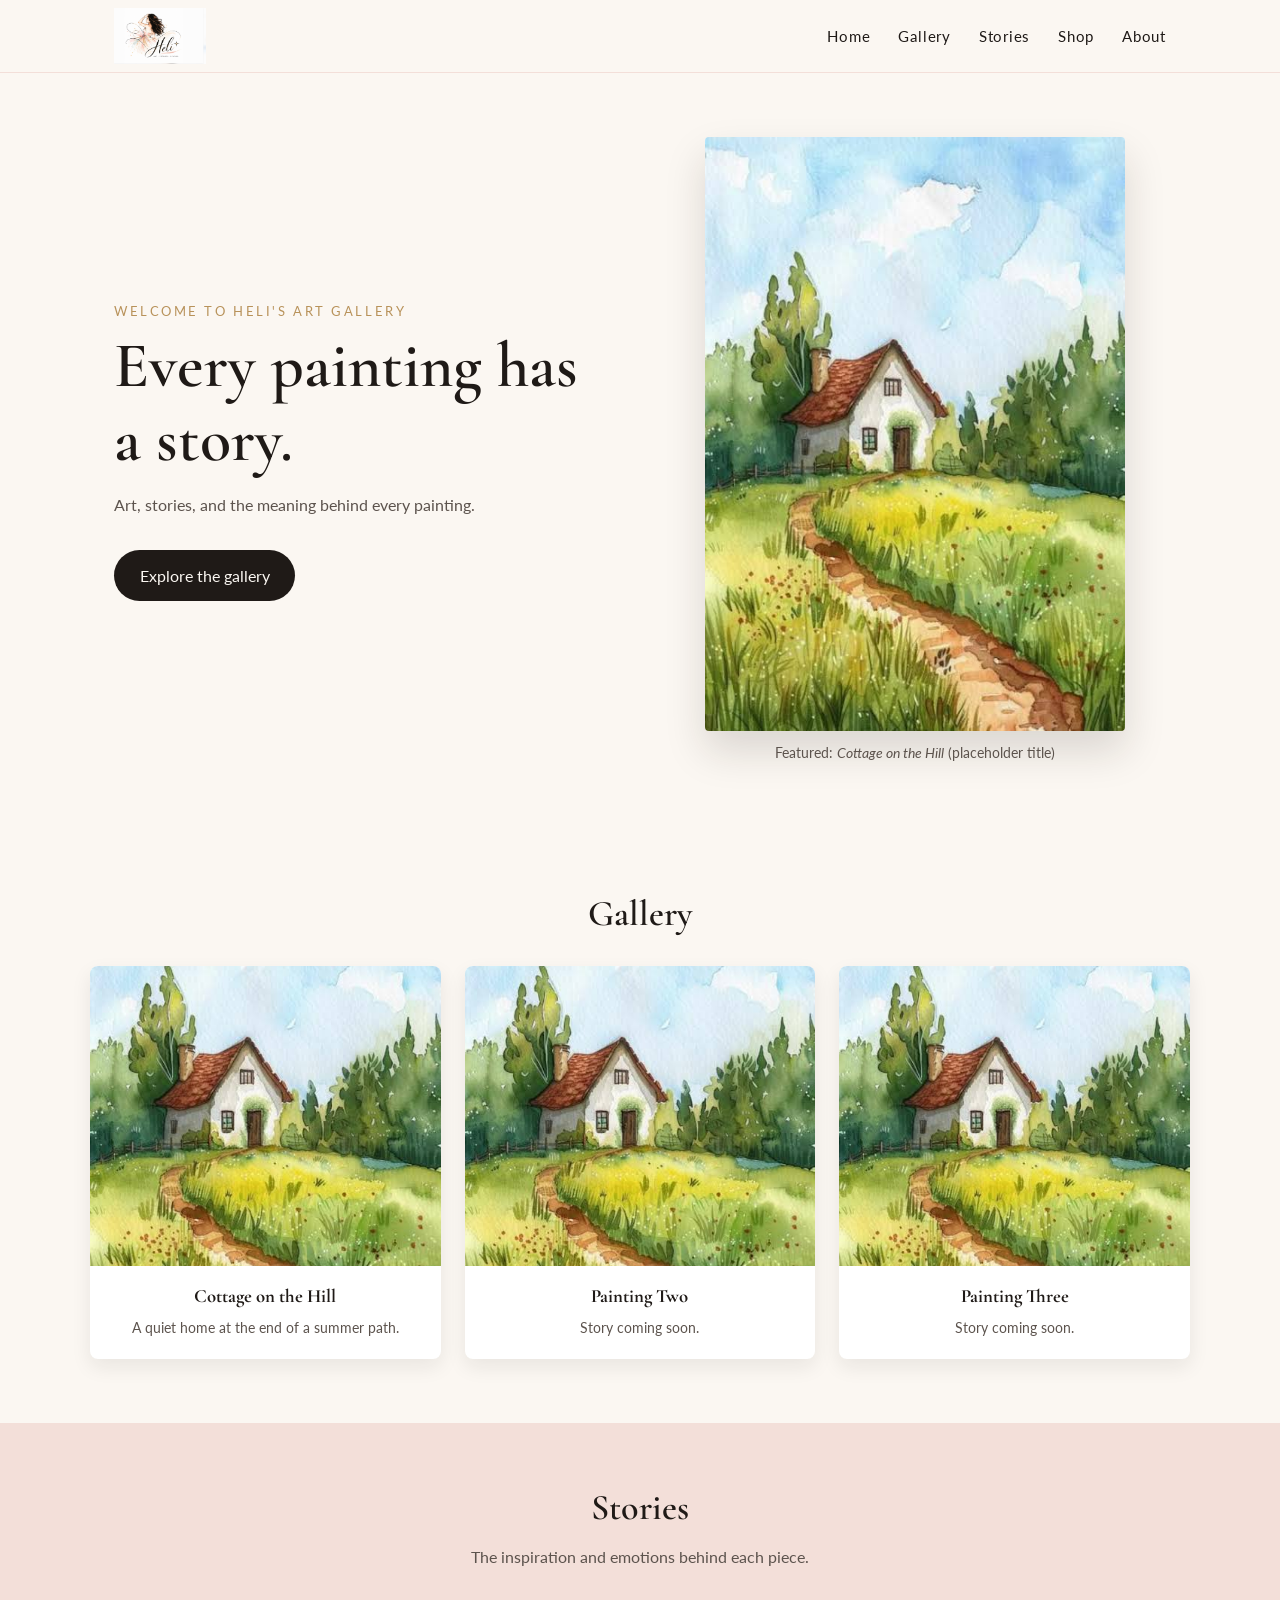
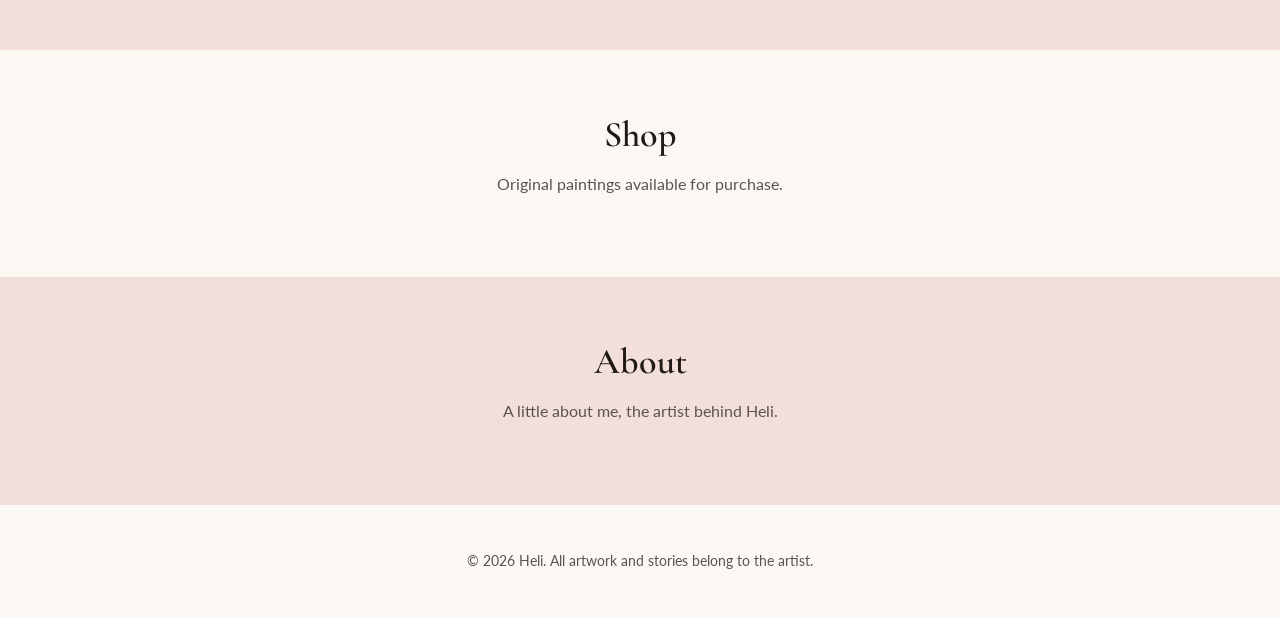
<file: index.html>
<!DOCTYPE html>
<html lang="en">
<head>
    <meta charset="UTF-8"> <!-- support for special characters -->
    <meta name="viewport" content="width=device-width, initial-scale=1.0"> <!-- helps the page fit mobile screens correctly -->
    <meta name="description" content="Heli — a personal art portfolio where every painting has a story.">
    <title>Heli | Art, Stories & Beyond</title>

    <!-- Fonts: an elegant serif for headings (matches the logo), a clean sans-serif for body text -->
    <link rel="preconnect" href="https://fonts.googleapis.com">
    <link rel="preconnect" href="https://fonts.gstatic.com" crossorigin>
    <link href="https://fonts.googleapis.com/css2?family=Cormorant+Garamond:ital,wght@0,500;0,600;1,500&family=Lato:wght@400;700&display=swap" rel="stylesheet">

    <!-- Our own styles. The path is relative to THIS file: index.html → css/style.css -->
    <link rel="stylesheet" href="css/style.css">
</head>
<body>

    <!-- HEADER: the bar at the top with the logo and the navigation links -->
    <header class="site-header">
        <nav class="nav">
            <a href="#home" class="nav-logo">
                <img src="images/heli-logo.png" alt="Heli — Art, Stories, Beyond">
            </a>
            <ul class="nav-links">
                <li><a href="#home">Home</a></li>
                <li><a href="#gallery">Gallery</a></li>
                <li><a href="#stories">Stories</a></li>
                <li><a href="#shop">Shop</a></li>
                <li><a href="#about">About</a></li>
            </ul>
        </nav>
    </header>

    <!-- MAIN: everything that is the actual content of the page -->
    <main>

        <!-- HERO: the first thing visitors see. id="home" is what the "Home" link (#home) jumps to -->
        <section id="home" class="hero">
            <div class="hero-text">
                <p class="eyebrow">Welcome to Heli's Art Gallery</p>
                <!-- Only ONE h1 per page: it tells browsers and search engines what the page is about -->
                <h1>Every painting has a story.</h1>
                <p>
                    Art, stories, and the meaning behind every painting.
                    <!-- TODO: write a sentence or two in your own voice about your featured painting -->
                </p>
                <a href="#gallery" class="button">Explore the gallery</a>
            </div>
            <figure class="hero-art">
                <img src="images/sample-painting.jpg" alt="Watercolor painting of a white cottage with a red roof at the end of a dirt path through a green meadow">
                <figcaption>Featured: <em>Cottage on the Hill</em> (placeholder title)</figcaption>
            </figure>
        </section>

        <!-- The sections below are placeholders so every nav link has somewhere to go.
             We will fill each one in on later days. -->
        <section id="gallery" class="section">
            <h2>Gallery</h2>
            <div class="gallery-grid"></div>
        </section>    
      
        <section id="stories" class="section section-alt">
            <h2>Stories</h2>
            <p>The inspiration and emotions behind each piece.</p>
        </section>

        <section id="shop" class="section">
            <h2>Shop</h2>
            <p>Original paintings available for purchase.</p>
        </section>

        <section id="about" class="section section-alt">
            <h2>About</h2>
            <p>A little about me, the artist behind Heli.</p>
        </section>

    </main>

    <!-- FOOTER: the bottom of every page -->
    <footer class="site-footer">
        <!-- The year is filled in by js/script.js, so you never have to update it by hand -->
        <p>&copy; <span id="year"></span> Heli. All artwork and stories belong to the artist.</p>
    </footer>

    <!-- The script goes at the END of body, so all the HTML above exists before the JavaScript runs -->
    <script src="js/script.js"></script>
</body>
</html>
</file>
<file: css/style.css>
/* ==========================================================
   Main stylesheet
   Read top to bottom: variables → reset → layout pieces
   ========================================================== */


/* ---------- 1. Design tokens (CSS variables) ----------
   Colors are taken from the logo. Define them ONCE here and
   reuse them with var(--name). Change one value → whole site updates. */
   :root {
    --cream:     #fbf7f2;   /* page background, like watercolor paper */
    --blush:     #f3dfd9;   /* soft pink from the dress */
    --gold:      #b8925a;   /* the little star */
    --ink:       #1f1a17;   /* the "Heli" lettering */
    --ink-soft:  #5c534d;   /* body text, a bit lighter than headings */

    --font-heading: "Cormorant Garamond", Georgia, serif;
    --font-body:    "Lato", Arial, sans-serif;

    --max-width: 1100px;    /* content never gets wider than this */
}


/* ---------- 2. Small reset ----------
   Browsers add their own default spacing; we remove the bits that get in the way. */
*,
*::before,
*::after {
    box-sizing: border-box;  /* width now INCLUDES padding + border: much easier to reason about */
}

html {
    scroll-behavior: smooth; /* nav links glide to their section instead of jumping */
}

body {
    margin: 0;
    background-color: var(--cream);
    color: var(--ink-soft);
    font-family: var(--font-body);
    line-height: 1.6;
}

img {
    max-width: 100%;         /* images never overflow their container */
    display: block;
}

h1, h2 {
    font-family: var(--font-heading);
    color: var(--ink);
    font-weight: 600;
    line-height: 1.15;
}


/* ---------- 3. Header & navigation ---------- */
.site-header {
    position: sticky;        /* stays at the top while you scroll */
    top: 0;
    z-index: 10;             /* sits above the page content */
    background-color: rgba(251, 247, 242, 0.92); /* cream, slightly see-through */
    border-bottom: 1px solid var(--blush);
}

.nav {
    max-width: var(--max-width);
    margin: 0 auto;          /* "auto" left/right = centered */
    padding: 0.5rem 1.5rem;
    display: flex;           /* put logo and links in one row */
    align-items: center;
    justify-content: space-between; /* logo on the left, links on the right */
}

.nav-logo img {
    height: 56px;
    width: auto;
}

.nav-links {
    list-style: none;        /* remove the bullet points */
    margin: 0;
    padding: 0;
    display: flex;
    gap: 1.75rem;
}

.nav-links a {
    color: var(--ink);
    text-decoration: none;
    font-size: 0.95rem;
    letter-spacing: 0.05em;
    padding-bottom: 2px;
    border-bottom: 1px solid transparent;
    transition: border-color 0.2s, color 0.2s;
}

.nav-links a:hover,
.nav-links a:focus-visible {
    color: var(--gold);
    border-color: var(--gold);
}


/* ---------- 4. Hero ---------- */
.hero {
    max-width: var(--max-width);
    margin: 0 auto;
    padding: 4rem 1.5rem;
    display: grid;
    grid-template-columns: 1fr 1fr; /* two equal columns: text | painting */
    gap: 3rem;
    align-items: center;
}

.eyebrow {                   /* the small label above the big heading */
    text-transform: uppercase;
    letter-spacing: 0.2em;
    font-size: 0.8rem;
    color: var(--gold);
    margin: 0;
}

.hero h1 {
    font-size: clamp(2.5rem, 5vw, 4rem); /* grows with the screen, but stays between 2.5rem and 4rem */
    margin: 0.5rem 0 1rem;
}

.button {
    display: inline-block;
    margin-top: 1rem;
    padding: 0.8rem 1.6rem;
    background-color: var(--ink);
    color: var(--cream);
    text-decoration: none;
    border-radius: 999px;    /* fully rounded "pill" shape */
    transition: background-color 0.2s;
}

.button:hover,
.button:focus-visible {
    background-color: var(--gold);
}

.hero-art {
    margin: 0;
}

.hero-art img {
    width: 100%;
    max-width: 420px;
    margin: 0 auto;
    border-radius: 4px;
    box-shadow: 0 20px 40px rgba(31, 26, 23, 0.15); /* soft shadow so the painting "lifts" off the page */
}

.hero-art figcaption {
    text-align: center;
    margin-top: 0.75rem;
    font-size: 0.85rem;
}


/* ---------- 5. Placeholder sections ---------- */
.section {
    padding: 4rem 1.5rem;
    text-align: center;
    scroll-margin-top: 80px; /* stops the sticky header from covering the heading after a nav click */
}

.section-alt {
    background-color: var(--blush);
}

.section h2 {
    font-size: 2.25rem;
    margin: 0 0 0.5rem;
}


/* ---------- 6. Footer ---------- */
.site-footer {
    text-align: center;
    padding: 2rem 1.5rem;
    font-size: 0.85rem;
    border-top: 1px solid var(--blush);
}


/* ---------- 7. Responsive: small screens ----------
   Everything above is the desktop layout. These rules only apply
   when the screen is 768px wide or less (tablets and phones). */
@media (max-width: 768px) {
    .nav {
        flex-direction: column; /* stack logo above links */
        gap: 0.5rem;
    }

    .nav-links {
        gap: 1rem;
        flex-wrap: wrap;
        justify-content: center;
    }

    .hero {
        grid-template-columns: 1fr; /* one column: text, then painting */
        text-align: center;
        padding-top: 2rem;
    }
}

/* -------------- Gallery -------------- */
.gallery-grid {
    display: grid;
    grid-template-columns: repeat(auto-fit, minmax(250px, 1fr));
    gap: 1.5rem;
    max-width: var(--max-width);
    margin: 2rem auto 0;
}

.art-card {
    background: white;
    border-radius: 8px;
    overflow: hidden;
    box-shadow: 0 8px 20px rgba(31, 26, 23, 0.08);
    transition: transform 0.3s;
}

.art-card:hover {
    transform: translateY(-6px);
}

.art-card img {
    width: 100%;
    height: 300px;
    object-fit: cover;
}

.art-card h3 {
    font-family: var(--font-heading);
    color: var(--ink);
    margin: 1rem 1rem 0.25rem;
}

.art-card p {
    margin: 0 1rem 1.25rem;
    font-size: 0.9rem;
}
</file>
